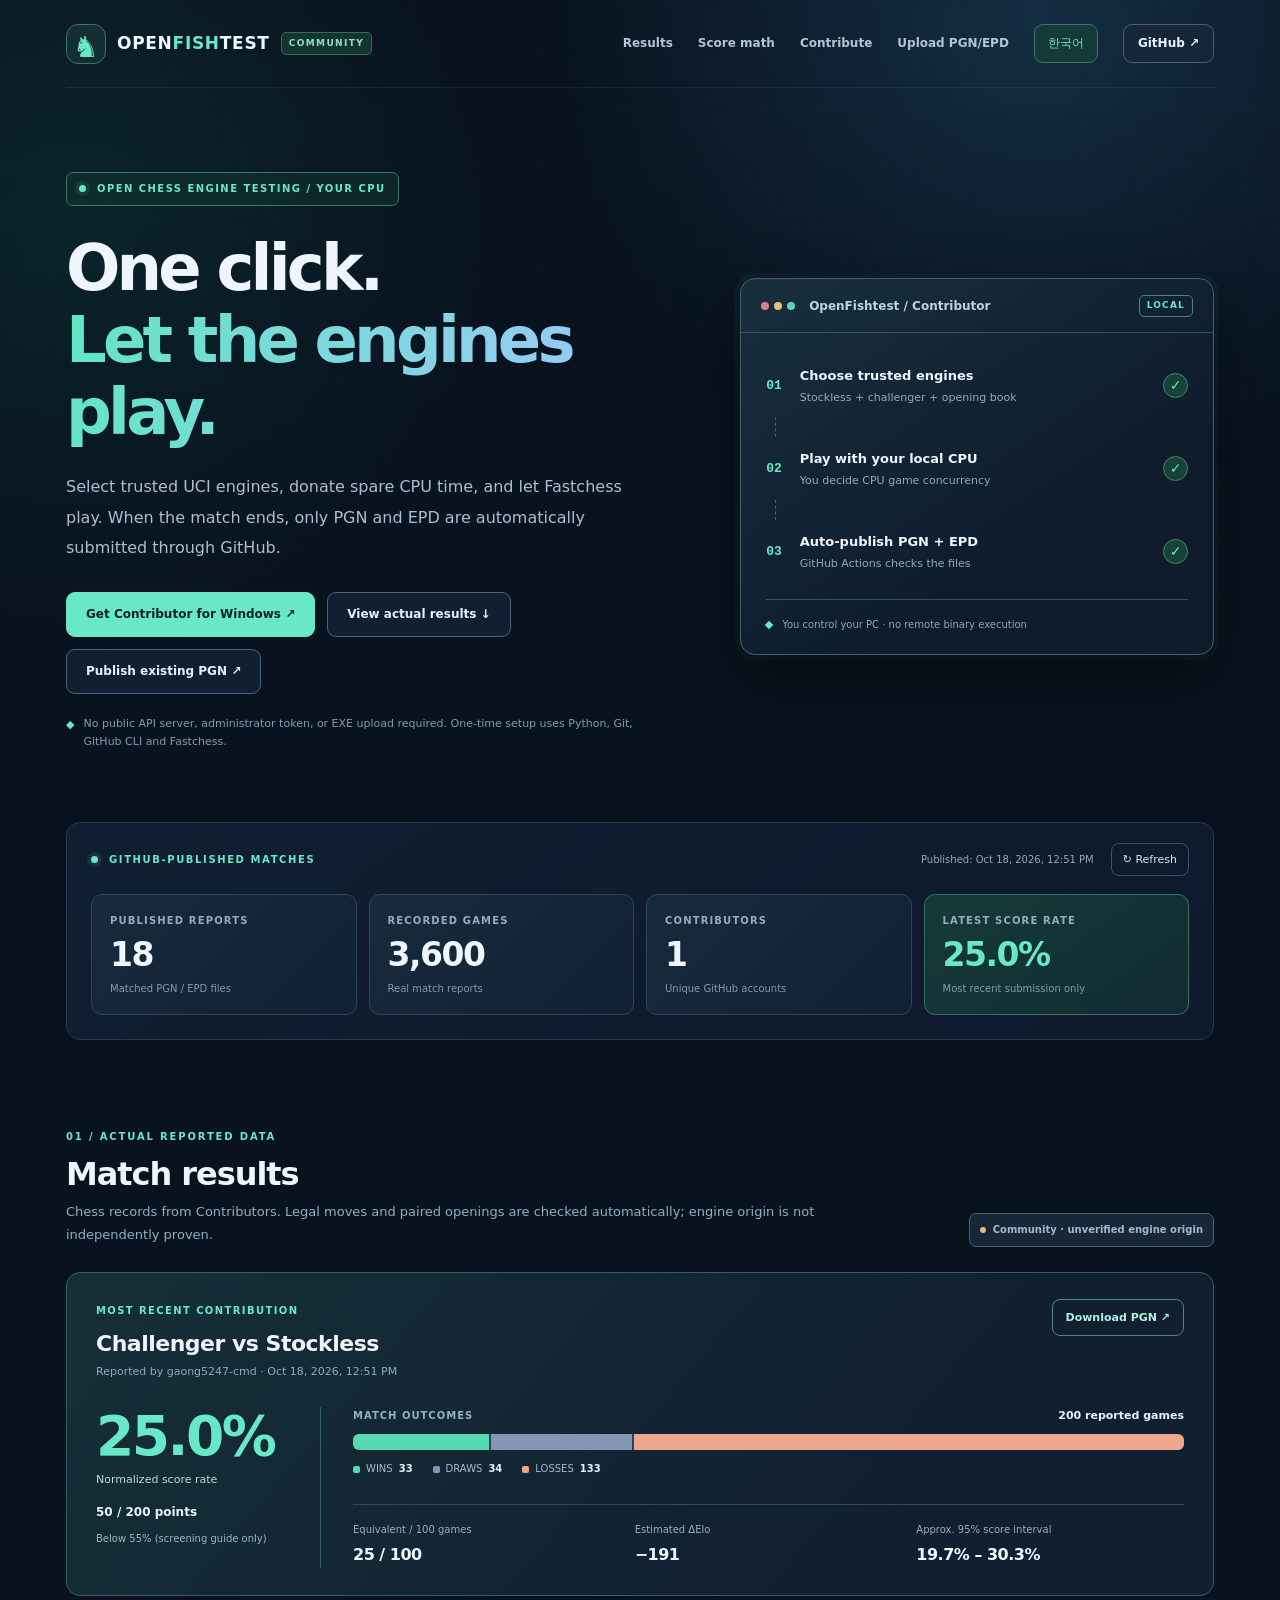
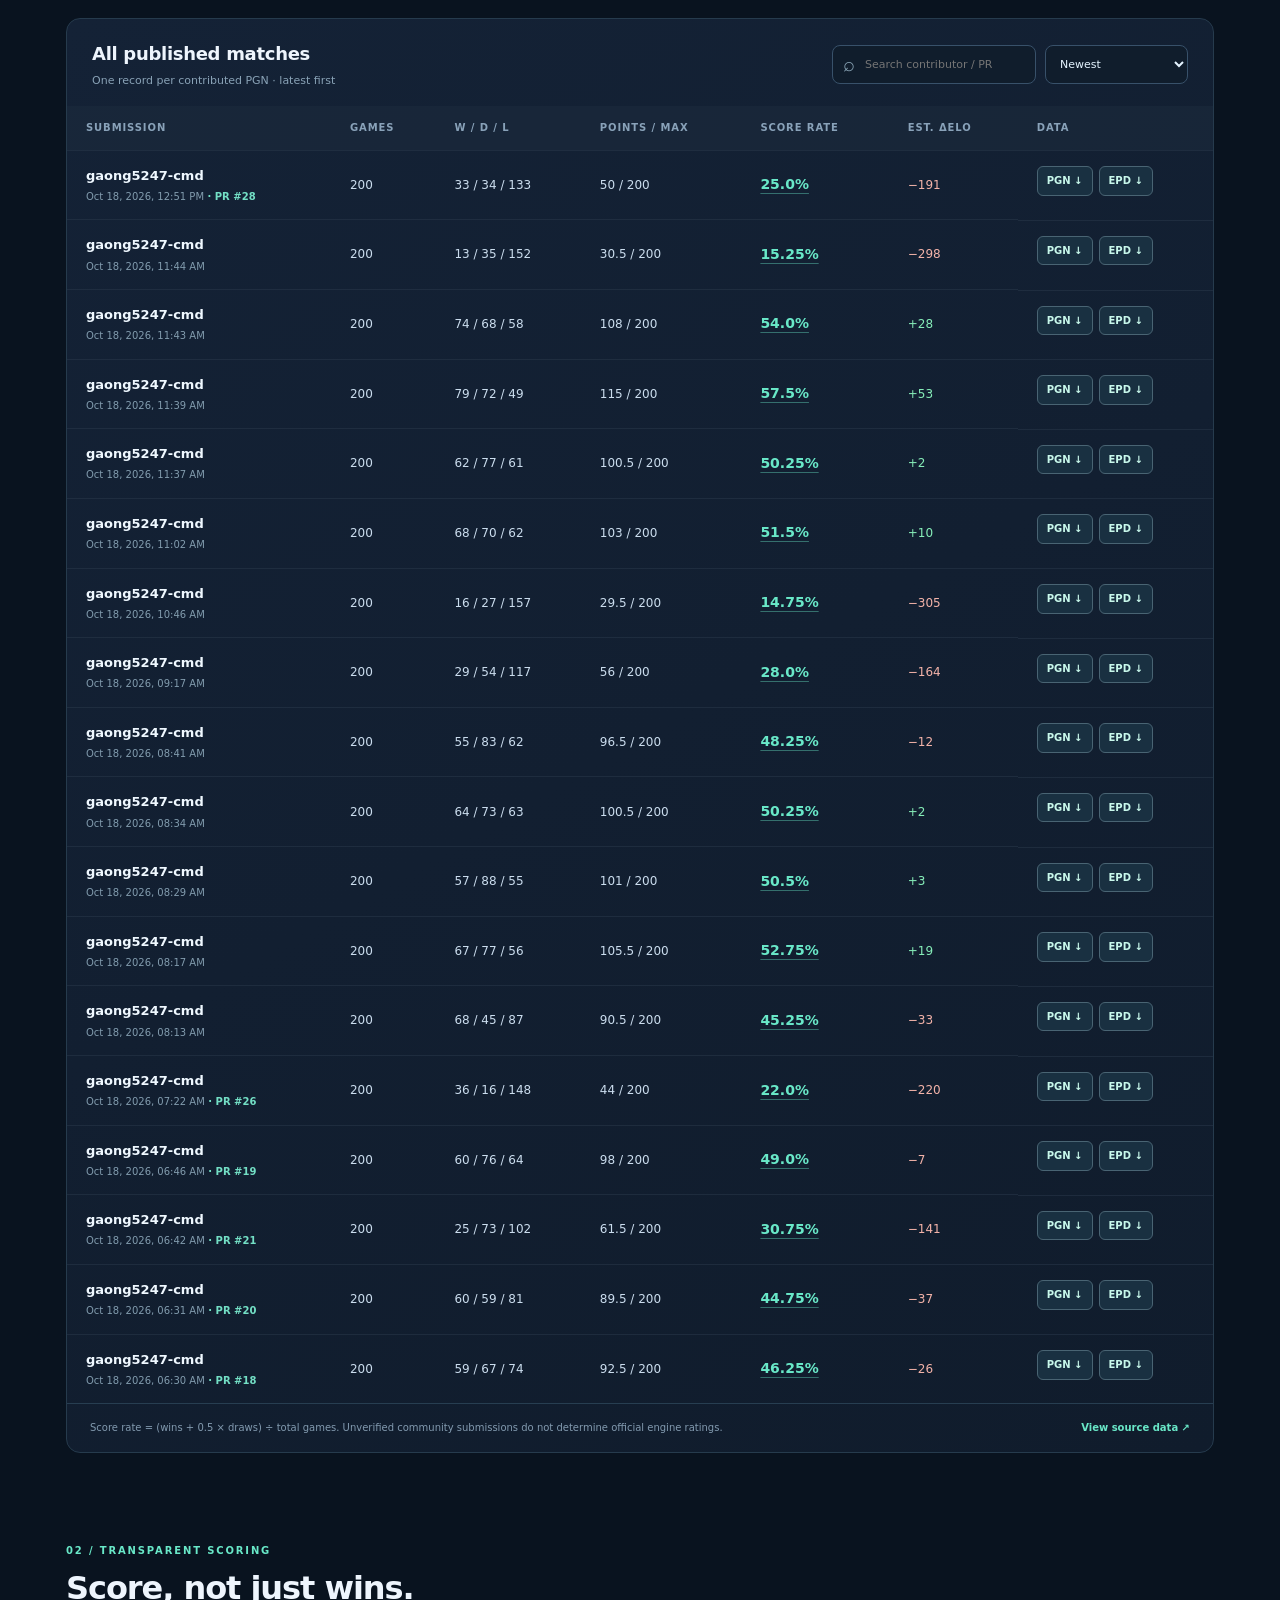
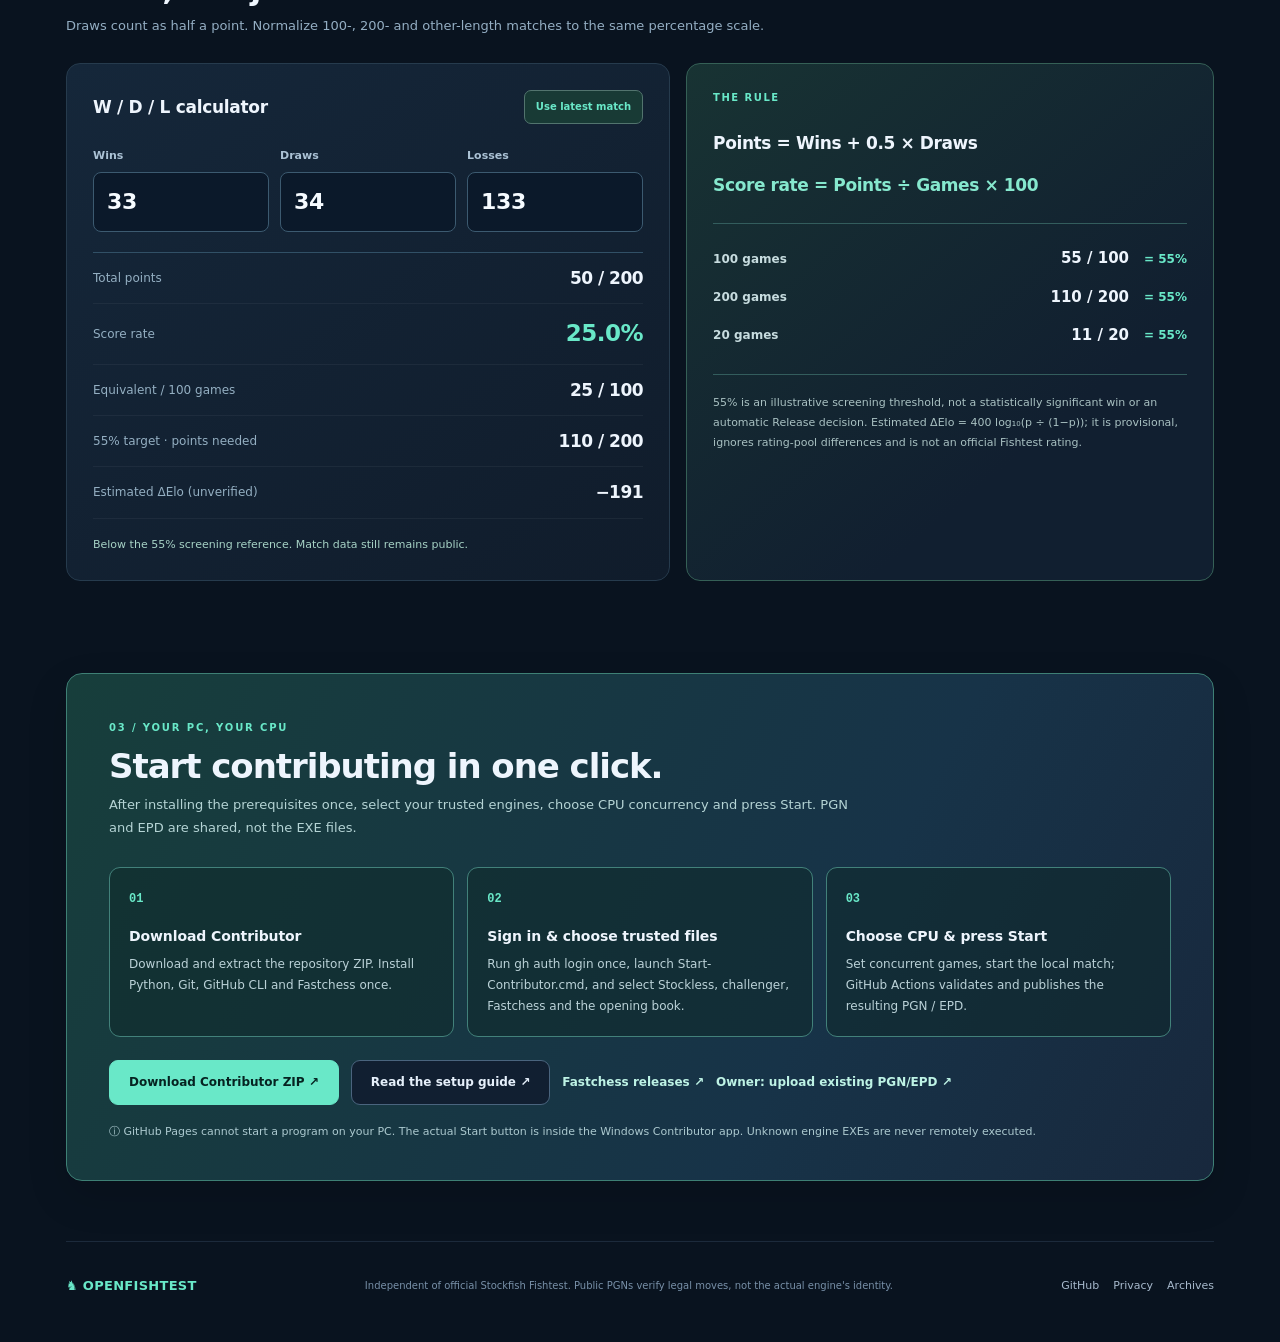
<file: docs/index.html>
<!doctype html>
<html lang="en">
<head>
  <meta charset="UTF-8">
  <meta name="viewport" content="width=device-width, initial-scale=1">
  <meta name="theme-color" content="#081321">
  <meta name="description" content="OpenFishtest: run trusted Stockless and challenger chess engines on your PC, then automatically publish real PGN and EPD with GitHub Actions.">
  <meta property="og:type" content="website">
  <meta property="og:title" content="OpenFishtest — One-click chess engine testing">
  <meta property="og:description" content="Your CPU plays the match. GitHub publishes the PGN. See correctly normalized scores for any match length.">
  <meta property="og:url" content="https://gaong5247-cmd.github.io/OpenFishtest/">
  <title>OpenFishtest — One-click Contributor</title>
  <link rel="stylesheet" href="./styles.css">
</head>
<body>
  <div class="page-shell" id="top">
    <header class="topbar">
      <a class="brand" href="#top" aria-label="OpenFishtest homepage">
        <span class="brand-icon" aria-hidden="true">♞</span>
        <span>OPEN<span class="brand-accent">FISH</span>TEST</span>
        <span class="brand-release">COMMUNITY</span>
      </a>
      <nav class="nav-links" aria-label="Main navigation">
        <a href="#community" data-i18n="nav_results">Results</a>
        <a href="#score" data-i18n="nav_score">Scoring</a>
        <a href="#contribute" data-i18n="nav_contribute">Contribute</a>
        <a href="./upload.html" data-i18n="nav_upload">Upload PGN/EPD</a>
        <button class="language-control" type="button" id="lang-switch" aria-label="Switch between English and Korean">한국어</button>
        <a class="github-nav" href="https://github.com/gaong5247-cmd/OpenFishtest" target="_blank" rel="noopener noreferrer">GitHub ↗</a>
      </nav>
    </header>

    <main>
      <section class="hero" aria-labelledby="hero-title">
        <div class="hero-content">
          <div class="eyebrow"><span class="eyebrow-dot"></span><span data-i18n="hero_eyebrow">OPEN CHESS ENGINE TESTING / LOCAL CPU</span></div>
          <h1 id="hero-title">
            <span data-i18n="hero_line1">One click.</span>
            <span class="hero-emphasis" data-i18n="hero_line2">Let the engines play.</span>
          </h1>
          <p class="hero-description" data-i18n="hero_desc">Select your trusted engines, donate spare CPU time, and let Fastchess play. When the match finishes, only PGN and EPD are automatically submitted through GitHub.</p>
          <div class="hero-buttons">
            <a class="button primary" href="https://github.com/gaong5247-cmd/OpenFishtest/archive/refs/heads/main.zip" data-i18n="hero_download">Get Contributor for Windows ↗</a>
            <a class="button secondary" href="#community" data-i18n="hero_view">View actual results ↓</a>
            <a class="button secondary" href="./upload.html" data-i18n="hero_upload">Publish existing PGN ↗</a>
          </div>
          <p class="hero-note"><span aria-hidden="true">◆</span> <span data-i18n="hero_note">No public API server, administrator token, or engine EXE upload required. First-time setup uses Python, Git, GitHub CLI and Fastchess.</span></p>
        </div>
        <div class="hero-visual" aria-label="How one-click contribution works">
          <div class="terminal-top"><span class="window-dots" aria-hidden="true"><i></i><i></i><i></i></span><span>OpenFishtest / Contributor</span><span class="terminal-version">LOCAL</span></div>
          <div class="terminal-body">
            <div class="terminal-row"><span class="terminal-number">01</span><div><strong data-i18n="terminal_one">Choose trusted engines</strong><small data-i18n="terminal_one_sub">Stockless + challenger + book</small></div><span class="terminal-check" aria-hidden="true">✓</span></div>
            <div class="terminal-line"></div>
            <div class="terminal-row"><span class="terminal-number">02</span><div><strong data-i18n="terminal_two">Run Fastchess locally</strong><small data-i18n="terminal_two_sub">CPU cores are your choice</small></div><span class="terminal-check" aria-hidden="true">✓</span></div>
            <div class="terminal-line"></div>
            <div class="terminal-row"><span class="terminal-number">03</span><div><strong data-i18n="terminal_three">Auto-publish PGN + EPD</strong><small data-i18n="terminal_three_sub">GitHub Actions checks data files</small></div><span class="terminal-check" aria-hidden="true">✓</span></div>
            <div class="terminal-footer"><span class="footer-dot"></span><span data-i18n="terminal_footer">Your PC stays in control · no remote EXE execution</span></div>
          </div>
        </div>
      </section>

      <section class="activity" aria-label="Published activity">
        <div class="activity-heading">
          <div class="activity-live"><span class="live-dot"></span><span data-i18n="activity_title">GITHUB-PUBLISHED MATCHES</span></div>
          <div class="activity-updated" id="last-updated" data-i18n="activity_loading">Checking published records…</div>
          <button type="button" id="refresh-button" class="refresh-button"><span aria-hidden="true">↻</span> <span data-i18n="activity_refresh">Refresh</span></button>
        </div>
        <div class="stat-grid">
          <article class="stat-card"><span class="stat-label" data-i18n="stat_submissions">PUBLISHED REPORTS</span><strong id="stat-submissions" class="stat-number">—</strong><span class="stat-detail" data-i18n="stat_submissions_sub">PGN / EPD pairs</span></article>
          <article class="stat-card"><span class="stat-label" data-i18n="stat_games">RECORDED GAMES</span><strong id="stat-games" class="stat-number">—</strong><span class="stat-detail" data-i18n="stat_games_sub">From reported matches</span></article>
          <article class="stat-card"><span class="stat-label" data-i18n="stat_contributors">CONTRIBUTORS</span><strong id="stat-contributors" class="stat-number">—</strong><span class="stat-detail" data-i18n="stat_contributors_sub">Unique GitHub accounts</span></article>
          <article class="stat-card latest-card"><span class="stat-label" data-i18n="stat_latest">LATEST SCORE RATE</span><strong id="stat-latest" class="stat-number">—</strong><span class="stat-detail" data-i18n="stat_latest_sub">Most recent submission only</span></article>
        </div>
      </section>

      <span id="leaderboard" class="anchor-alias" aria-hidden="true"></span>
      <span id="tests" class="anchor-alias" aria-hidden="true"></span>
      <section id="community" class="data-section" aria-labelledby="results-heading">
        <div class="section-heading">
          <div><span class="section-kicker" data-i18n="results_kicker">01 / ACTUAL REPORTED DATA</span><h2 id="results-heading" data-i18n="results_title">Match results</h2><p data-i18n="results_desc">Real PGNs submitted by Contributors. The records are automatically checked for legal moves and paired openings, not for engine identity.</p></div>
          <div class="small-chip"><span class="chip-dot"></span><span data-i18n="results_chip">Community · unverified origin</span></div>
        </div>
        <article id="featured-match" class="featured-match" hidden>
          <div class="featured-heading">
            <div>
              <span class="featured-eyebrow" data-i18n="featured_eyebrow">MOST RECENT CONTRIBUTION</span>
              <h3 id="featured-title" data-i18n="featured_match">Challenger vs Stockless</h3>
              <p id="featured-byline">—</p>
            </div>
            <a id="featured-pgn" class="link-outlined" href="#community"><span data-i18n="featured_pgn">View PGN ↗</span></a>
          </div>
          <div class="featured-content">
            <div class="featured-score">
              <div class="featured-percent" id="featured-percent">—</div>
              <span class="featured-percent-label" data-i18n="featured_percent_label">Normalized score rate</span>
              <div class="featured-points" id="featured-points">—</div>
              <div class="featured-check" id="featured-check">—</div>
            </div>
            <div class="featured-data">
              <div class="featured-data-title"><span data-i18n="featured_outcomes">MATCH OUTCOMES</span><strong id="featured-count">—</strong></div>
              <div class="outcome-track" role="img" id="outcome-track" aria-label="Wins, draws and losses">
                <span id="track-wins" class="outcome-wins"></span><span id="track-draws" class="outcome-draws"></span><span id="track-losses" class="outcome-losses"></span>
              </div>
              <div class="outcome-labels">
                <span><i class="legend-square win"></i> <span data-i18n="outcome_wins">WINS</span> <strong id="featured-wins">—</strong></span>
                <span><i class="legend-square draw"></i> <span data-i18n="outcome_draws">DRAWS</span> <strong id="featured-draws">—</strong></span>
                <span><i class="legend-square loss"></i> <span data-i18n="outcome_losses">LOSSES</span> <strong id="featured-losses">—</strong></span>
              </div>
              <div class="featured-meta">
                <div><span data-i18n="featured_normalized">Per 100 games</span><strong id="featured-per100">—</strong></div>
                <div><span data-i18n="featured_elo">Estimated ΔElo</span><strong id="featured-elo">—</strong></div>
                <div><span data-i18n="featured_ci">Approx. 95% score interval</span><strong id="featured-ci">—</strong></div>
              </div>
            </div>
          </div>
        </article>

        <div class="table-panel">
          <div class="table-panel-top">
            <div><h3 data-i18n="table_title">All published matches</h3><p data-i18n="table_note">One row per PGN submission · newest first</p></div>
            <div class="table-tools">
              <label class="search-field"><span aria-hidden="true">⌕</span><input type="search" id="result-search" data-i18n-placeholder="table_search" placeholder="Find a contributor" aria-label="Find a contributor"></label>
              <label class="sort-label"><span class="visually-hidden" data-i18n="table_sort_label">Sort matches</span><select id="result-sort" aria-label="Sort matches"><option value="recent" data-i18n="sort_newest">Newest</option><option value="score" data-i18n="sort_highest">Highest score rate</option><option value="games" data-i18n="sort_games">Most games</option></select></label>
            </div>
          </div>
          <div class="table-scroll">
            <table>
              <thead><tr>
                <th data-i18n="th_match">SUBMISSION</th>
                <th data-i18n="th_games">GAMES</th>
                <th data-i18n="th_wdl">W / D / L</th>
                <th data-i18n="th_points">POINTS / MAX</th>
                <th data-i18n="th_rate">SCORE RATE</th>
                <th data-i18n="th_elo">EST. ΔELO</th>
                <th data-i18n="th_files">DATA</th>
              </tr></thead>
              <tbody id="results-rows"><tr><td class="empty-row" colspan="7" data-i18n="table_loading">Loading actual GitHub records…</td></tr></tbody>
            </table>
          </div>
          <div class="table-panel-bottom"><span data-i18n="table_footer">Score rate is calculated from W + 0.5 × D, divided by total games. Unverified records are not official engine rankings.</span><a href="https://github.com/gaong5247-cmd/OpenFishtest/tree/main/docs/data/community" target="_blank" rel="noopener noreferrer" data-i18n="view_data">View source data ↗</a></div>
        </div>
      </section>

      <section id="score" class="score-section" aria-labelledby="score-heading">
        <div class="section-heading">
          <div><span class="section-kicker" data-i18n="score_kicker">02 / TRANSPARENT SCORING</span><h2 id="score-heading" data-i18n="score_title">Score, not just wins.</h2><p data-i18n="score_desc">Draws are half a point. Compare 100-game and 200-game matches using the same normalized percentage.</p></div>
        </div>
        <div class="score-grid">
          <article class="calculator-card">
            <div class="calc-header"><h3 data-i18n="calc_title">W / D / L calculator</h3><button id="reset-calculator" type="button" data-i18n="calc_reset">Use latest match</button></div>
            <div class="calc-inputs">
              <label><span data-i18n="calc_win">Wins</span><input id="calc-wins" type="number" min="0" step="1" max="1000000" placeholder="0" value="" inputmode="numeric"></label>
              <label><span data-i18n="calc_draw">Draws</span><input id="calc-draws" type="number" min="0" step="1" max="1000000" placeholder="0" value="" inputmode="numeric"></label>
              <label><span data-i18n="calc_loss">Losses</span><input id="calc-losses" type="number" min="0" step="1" max="1000000" placeholder="0" value="" inputmode="numeric"></label>
            </div>
            <p id="calc-error" class="calc-error" role="status" aria-live="polite" hidden></p>
            <div class="calc-answer">
              <div><span data-i18n="calc_points">Total points</span><strong id="calc-points">—</strong></div>
              <div><span data-i18n="calc_rate">Score rate</span><strong id="calc-rate">—</strong></div>
              <div><span data-i18n="calc_per100">Equivalent / 100 games</span><strong id="calc-per100">—</strong></div>
              <div><span data-i18n="calc_target">55% target · points needed</span><strong id="calc-target">—</strong></div>
              <div><span data-i18n="calc_elo">Estimated ΔElo (unverified)</span><strong id="calc-elo">—</strong></div>
            </div>
            <p id="calc-verdict" class="calc-verdict" aria-live="polite">—</p>
          </article>
          <article class="explainer-card">
            <div class="explainer-label" data-i18n="formula_label">THE RULE</div>
            <div class="math-formula"><span data-i18n="formula_points">Points = Wins + 0.5 × Draws</span><span data-i18n="formula_pct">Rate = Points ÷ Games × 100</span></div>
            <div class="math-divider"></div>
            <div class="example-list">
              <div><strong data-i18n="example_100">100 games</strong><span>55 / 100</span><em>= 55%</em></div>
              <div><strong data-i18n="example_200">200 games</strong><span>110 / 200</span><em>= 55%</em></div>
              <div><strong data-i18n="example_20">20 games</strong><span>11 / 20</span><em>= 55%</em></div>
            </div>
            <p class="explainer-important" data-i18n="score_warning">55% is only an illustrative screening threshold, not a statistically validated pass or a Release decision. Estimated ΔElo uses 400 log₁₀(p ÷ (1-p)) and is not a certified rating.</p>
          </article>
        </div>
      </section>

      <span id="arena" class="anchor-alias" aria-hidden="true"></span>
      <span id="workers" class="anchor-alias" aria-hidden="true"></span>
      <section id="contribute" class="contribute-section" aria-labelledby="contribute-heading">
        <div class="contribute-inner">
          <div class="contribute-heading"><span class="section-kicker" data-i18n="contribute_kicker">03 / YOUR PC, YOUR CPU</span><h2 id="contribute-heading" data-i18n="contribute_title">Start contributing in one click.</h2><p data-i18n="contribute_desc">After the initial setup, you control the CPU slider and press Start. Your engines run locally; only the chess records are shared.</p></div>
          <div class="setup-steps">
            <article><span class="step-no">01</span><h3 data-i18n="step_one">Download the Contributor</h3><p data-i18n="step_one_desc">Get the repository ZIP, unzip it, and install Python, Git, GitHub CLI and Fastchess once.</p></article>
            <article><span class="step-no">02</span><h3 data-i18n="step_two">Sign in and select files</h3><p data-i18n="step_two_desc">Run gh auth login once. Open Start-Contributor.cmd and select trusted Stockless, challenger, Fastchess and PGN/EPD.</p></article>
            <article><span class="step-no">03</span><h3 data-i18n="step_three">Set CPU and press Start</h3><p data-i18n="step_three_desc">Choose concurrent games; after the real match, GitHub Actions checks PGN + EPD and publishes them automatically.</p></article>
          </div>
          <div class="contribute-actions">
            <a class="button primary" href="https://github.com/gaong5247-cmd/OpenFishtest/archive/refs/heads/main.zip" data-i18n="contribute_download">Download Contributor ZIP ↗</a>
            <a class="button secondary" href="https://github.com/gaong5247-cmd/OpenFishtest/blob/main/docs/COMMUNITY_AUTO_PUBLISH.md" target="_blank" rel="noopener noreferrer" data-i18n="contribute_guide">Read setup guide ↗</a>
            <a class="text-link" href="https://github.com/Disservin/fastchess/releases" target="_blank" rel="noopener noreferrer" data-i18n="contribute_fastchess">Fastchess releases ↗</a>
            <a class="text-link" href="./upload.html" data-i18n="contribute_upload">Owner: upload existing PGN/EPD ↗</a>
          </div>
          <div class="contribute-note"><span aria-hidden="true">ⓘ</span> <span data-i18n="contribute_note">GitHub Pages cannot launch programs on your PC. The Start button belongs to the Windows Contributor app; it never downloads or executes unknown engines automatically.</span></div>
        </div>
      </section>
    </main>

    <footer class="footer">
      <a class="footer-brand" href="#top">♞ OPENFISHTEST</a>
      <span data-i18n="footer_notice">Independent from official Stockfish Fishtest. Community PGNs verify legal moves, not real engine identity.</span>
      <div class="footer-links"><a href="https://github.com/gaong5247-cmd/OpenFishtest" target="_blank" rel="noopener noreferrer">GitHub</a><a href="./privacy.html" data-i18n="footer_privacy">Privacy</a><a href="https://github.com/gaong5247-cmd/OpenFishtest/releases" target="_blank" rel="noopener noreferrer" data-i18n="footer_releases">Archives</a></div>
    </footer>
  </div>

  <script src="./i18n.js" defer></script>
  <script src="./score.js" defer></script>
  <script src="./app.js" defer></script>
</body>
</html>
</file>
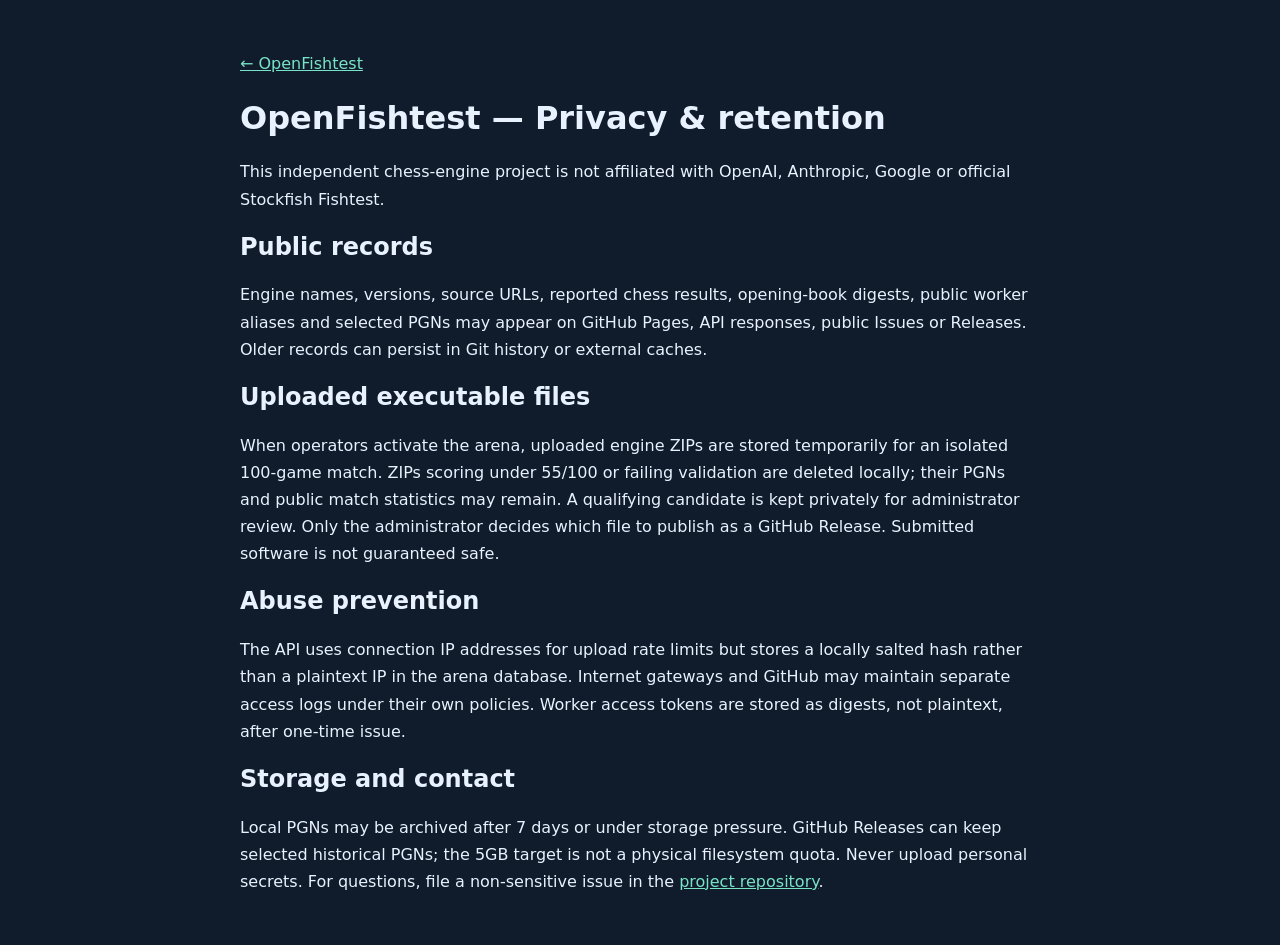
<file: docs/privacy.html>
<!doctype html>
<html lang="en"><head><meta charset="utf-8"><meta name="viewport" content="width=device-width, initial-scale=1">
<title>OpenFishtest privacy and retention</title>
<style>body{font:16px/1.7 system-ui,-apple-system,sans-serif;background:#101b2b;color:#e8f2ff;max-width:800px;margin:50px auto;padding:0 20px}a{color:#78e4c7}h1,h2{line-height:1.2}</style></head>
<body><p><a href="./">← OpenFishtest</a></p><h1>OpenFishtest — Privacy &amp; retention</h1>
<p>This independent chess-engine project is not affiliated with OpenAI, Anthropic, Google or official Stockfish Fishtest.</p>
<h2>Public records</h2><p>Engine names, versions, source URLs, reported chess results,
opening-book digests, public worker aliases and selected PGNs may appear on GitHub
Pages, API responses, public Issues or Releases. Older records can persist in
Git history or external caches.</p>
<h2>Uploaded executable files</h2><p>When operators activate the arena, uploaded
engine ZIPs are stored temporarily for an isolated 100-game match. ZIPs scoring
under 55/100 or failing validation are deleted locally; their PGNs and public
match statistics may remain. A qualifying candidate is kept privately for
administrator review. Only the administrator decides which file to publish
as a GitHub Release. Submitted software is not guaranteed safe.</p>
<h2>Abuse prevention</h2><p>The API uses connection IP addresses for upload
rate limits but stores a locally salted hash rather than a plaintext IP in
the arena database. Internet gateways and GitHub may maintain separate access
logs under their own policies. Worker access tokens are stored as digests,
not plaintext, after one-time issue.</p>
<h2>Storage and contact</h2><p>Local PGNs may be archived after 7 days or
under storage pressure. GitHub Releases can keep selected historical PGNs;
the 5GB target is not a physical filesystem quota. Never upload personal
secrets. For questions, file a non-sensitive issue in the
<a href="https://github.com/gaong5247-cmd/OpenFishtest/issues">project repository</a>.</p>
</body></html>
</file>
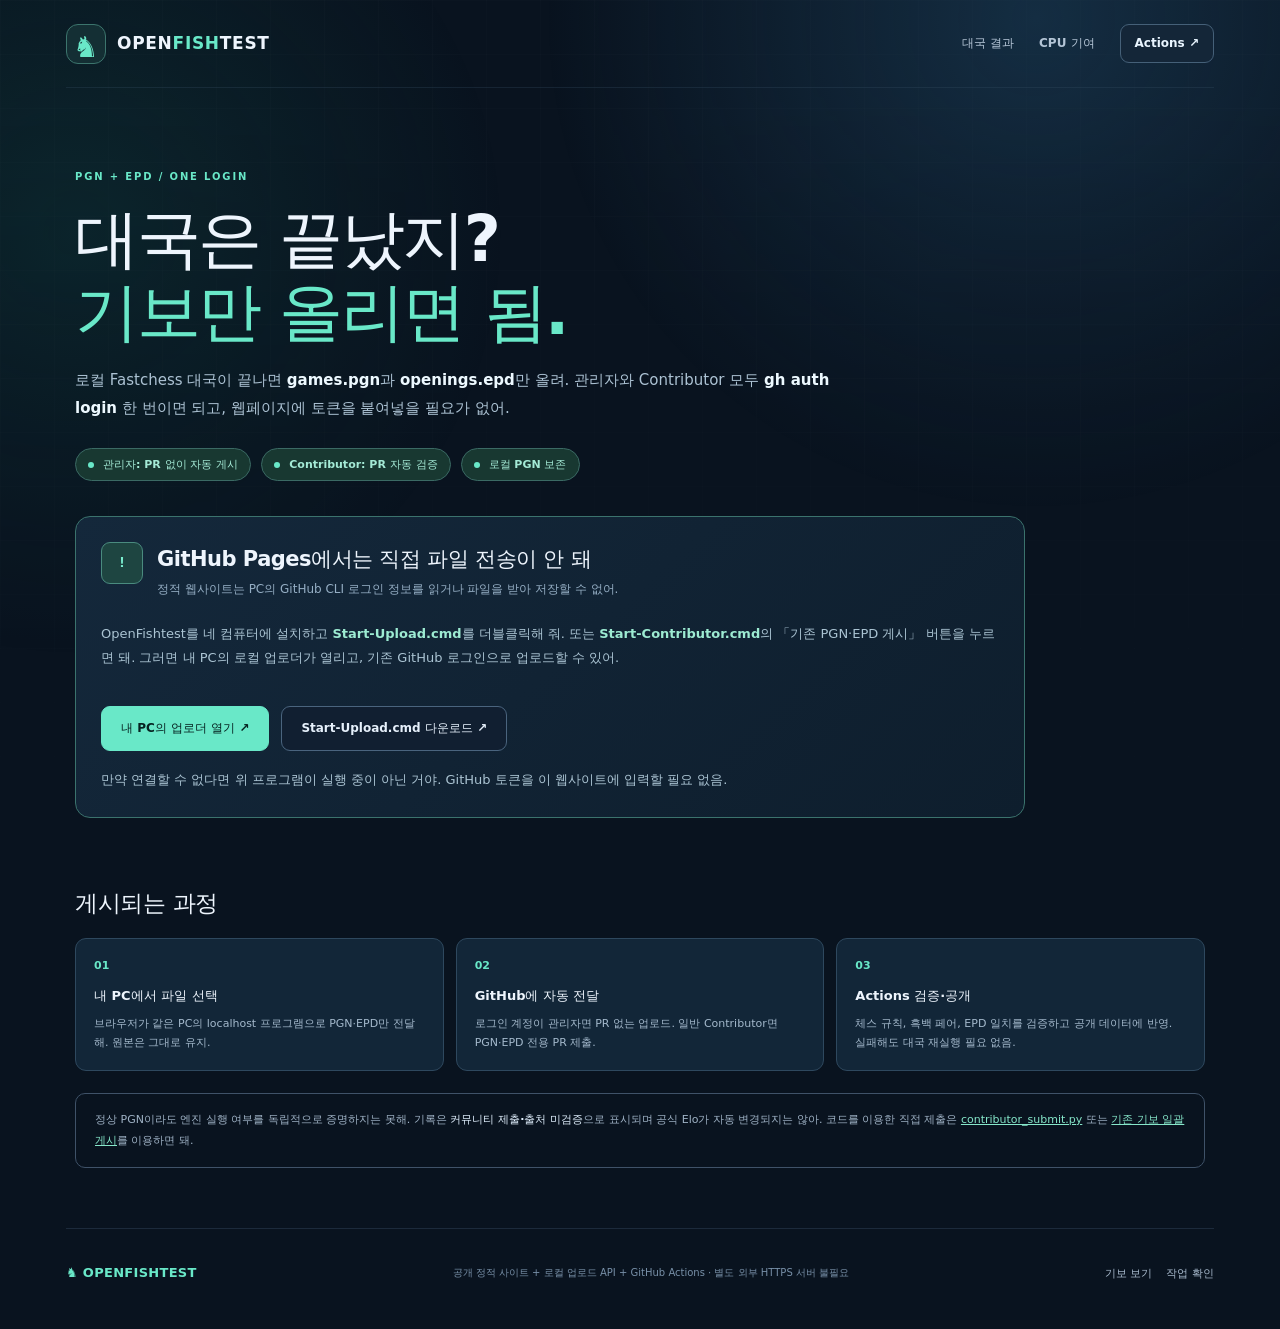
<file: docs/upload.html>
<!doctype html>
<html lang="ko">
<head>
  <meta charset="UTF-8">
  <meta name="viewport" content="width=device-width, initial-scale=1">
  <meta name="referrer" content="no-referrer">
  <meta name="theme-color" content="#081321">
  <meta http-equiv="Content-Security-Policy" content="default-src 'none'; script-src 'self'; style-src 'self'; connect-src 'self'; img-src 'self' data:; base-uri 'none'; form-action 'none'; object-src 'none'">
  <meta name="description" content="OpenFishtest: gh auth login으로 기존 PGN·EPD를 토큰 입력 없이 게시하는 로컬 업로더.">
  <title>PGN·EPD 업로드 — OpenFishtest</title>
  <link rel="stylesheet" href="./styles.css">
  <link rel="stylesheet" href="./upload.css">
</head>
<body>
  <div class="page-shell">
    <header class="topbar">
      <a class="brand" href="https://gaong5247-cmd.github.io/OpenFishtest/#top">
        <span class="brand-icon" aria-hidden="true">♞</span>
        <span>OPEN<span class="brand-accent">FISH</span>TEST</span>
      </a>
      <nav class="nav-links" aria-label="메뉴">
        <a href="https://gaong5247-cmd.github.io/OpenFishtest/#community">대국 결과</a>
        <a href="https://gaong5247-cmd.github.io/OpenFishtest/#contribute">CPU 기여</a>
        <a class="github-nav" href="https://github.com/gaong5247-cmd/OpenFishtest/actions" target="_blank" rel="noopener noreferrer">Actions ↗</a>
      </nav>
    </header>
    <main class="upload-main">
      <div class="upload-top">
        <span class="section-kicker">PGN + EPD / ONE LOGIN</span>
        <h1>대국은 끝났지?<span>기보만 올리면 됨.</span></h1>
        <p>로컬 Fastchess 대국이 끝나면 <strong>games.pgn</strong>과 <strong>openings.epd</strong>만 올려. 관리자와 Contributor 모두 <strong>gh auth login</strong> 한 번이면 되고, 웹페이지에 토큰을 붙여넣을 필요가 없어.</p>
        <div class="upload-pills">
          <span><i class="pill-dot"></i> 관리자: PR 없이 자동 게시</span>
          <span><i class="pill-dot"></i> Contributor: PR 자동 검증</span>
          <span><i class="pill-dot"></i> 로컬 PGN 보존</span>
        </div>
      </div>

      <section id="static-notice" class="upload-panel bridge-notice" hidden>
        <div class="panel-heading"><span class="panel-step">!</span>
          <div><h2>GitHub Pages에서는 직접 파일 전송이 안 돼</h2>
            <p>정적 웹사이트는 PC의 GitHub CLI 로그인 정보를 읽거나 파일을 받아 저장할 수 없어.</p>
          </div>
        </div>
        <p>OpenFishtest를 네 컴퓨터에 설치하고 <strong>Start-Upload.cmd</strong>를 더블클릭해 줘. 또는 <strong>Start-Contributor.cmd</strong>의 「기존 PGN·EPD 게시」 버튼을 누르면 돼. 그러면 내 PC의 로컬 업로더가 열리고, 기존 GitHub 로그인으로 업로드할 수 있어.</p>
        <div class="hero-buttons">
          <a id="launch-local" class="button primary" href="http://127.0.0.1:8765/upload.html">내 PC의 업로더 열기 ↗</a>
          <a class="button secondary" href="https://github.com/gaong5247-cmd/OpenFishtest/archive/refs/heads/main.zip">Start-Upload.cmd 다운로드 ↗</a>
        </div>
        <p class="size-note">만약 연결할 수 없다면 위 프로그램이 실행 중이 아닌 거야. GitHub 토큰을 이 웹사이트에 입력할 필요 없음.</p>
      </section>

      <div id="local-interface" hidden>
        <div class="upload-grid">
          <section class="upload-panel" aria-labelledby="file-heading">
            <div class="panel-heading"><span class="panel-step">01</span>
              <div><h2 id="file-heading">기존 파일 선택</h2><p>대국이 끝난 폴더의 기보와 정규화된 오프닝북을 선택.</p></div>
            </div>
            <div id="pgn-drop" class="upload-drop" role="button" tabindex="0" aria-label="PGN 파일 선택">
              <div class="drop-glyph" aria-hidden="true">♞</div>
              <strong>games.pgn</strong>
              <span>클릭 또는 드래그하여 PGN 선택</span>
              <small id="pgn-name">최대 2,000,000바이트</small>
            </div>
            <input id="pgn-file" type="file" accept=".pgn,application/x-chess-pgn" hidden>
            <div id="epd-drop" class="upload-drop upload-drop-epd" role="button" tabindex="0" aria-label="EPD 파일 선택">
              <div class="drop-glyph" aria-hidden="true">♙</div>
              <strong>openings.epd</strong>
              <span>클릭 또는 드래그하여 EPD 선택</span>
              <small id="epd-name">최대 512KiB</small>
            </div>
            <input id="epd-file" type="file" accept=".epd,text/plain" hidden>
            <p class="size-note">큰 원본 200MiB 북이 아니라, Contributor가 대국에 사용한 <strong>openings.epd</strong>를 올려야 해. PGN 2MB·EPD 512KiB 제한은 기존 공개 방식과 동일해.</p>
          </section>
          <section class="upload-panel" aria-labelledby="auth-heading">
            <div class="panel-heading"><span class="panel-step">02</span>
              <div><h2 id="auth-heading">GitHub 로그인 확인</h2><p>별도 관리자 토큰이나 PAT 재입력 필요 없음.</p></div>
            </div>
            <div class="auth-warning">
              <strong>로그인 구분 자동화</strong>
              <p><strong>gaong5247-cmd 관리자</strong>는 PR 없이 안전한 데이터 전용 임시 브랜치로 게시, <strong>일반 Contributor</strong>는 자신의 GitHub 계정으로 PR 자동 제출. 둘 다 Python 프로그램이 로컬에 있는 <code>gh auth login</code>만 사용해.</p>
              <p>토큰은 로컬 Python 프로세스 안에서만 GitHub API 요청에 사용돼. 브라우저 스크립트나 github.io 서버로는 전달하지 않아.</p>
            </div>
            <div class="bridge-auth-line">
              <div class="auth-status" role="status" id="auth-status" aria-live="polite">로컬 GitHub 계정 확인 중…</div>
              <button id="refresh-auth" type="button" class="token-check">로그인 새로고침</button>
            </div>
            <div class="bridge-role" id="role-mode" aria-live="polite">—</div>
            <p class="token-safety">처음 사용하는 PC에서는 PowerShell에서 <code>gh auth login</code>을 한 번 실행해 줘. 인증 정보는 GitHub CLI가 관리하고, 이 페이지는 로그인 계정 이름만 표시해.</p>
            <div class="publish-ready">
              <label class="agree-control"><input id="publish-consent" type="checkbox"><span>기보와 오프닝북에 개인정보·비밀 토큰이 없고 GitHub에서 공개된다는 점을 확인했어.</span></label>
              <button class="button primary publish-button" id="publish-button" type="button" disabled>PGN·EPD 자동 게시 시작 ↗</button>
              <div id="upload-progress" class="upload-progress" role="status" aria-live="polite">기보 선택과 GitHub 로그인을 확인해 줘.</div>
            </div>
          </section>
        </div>
      </div>

      <section class="upload-info">
        <h2>게시되는 과정</h2>
        <div class="upload-steps">
          <article><span>01</span><strong>내 PC에서 파일 선택</strong><p>브라우저가 같은 PC의 localhost 프로그램으로 PGN·EPD만 전달해. 원본은 그대로 유지.</p></article>
          <article><span>02</span><strong>GitHub에 자동 전달</strong><p>로그인 계정이 관리자면 PR 없는 업로드. 일반 Contributor면 PGN·EPD 전용 PR 제출.</p></article>
          <article><span>03</span><strong>Actions 검증·공개</strong><p>체스 규칙, 흑백 페어, EPD 일치를 검증하고 공개 데이터에 반영. 실패해도 대국 재실행 필요 없음.</p></article>
        </div>
        <div class="upload-disclaimer">
          정상 PGN이라도 엔진 실행 여부를 독립적으로 증명하지는 못해. 기록은 <strong>커뮤니티 제출·출처 미검증</strong>으로 표시되며 공식 Elo가 자동 변경되지는 않아.
          코드를 이용한 직접 제출은 <a href="https://github.com/gaong5247-cmd/OpenFishtest/blob/main/contributor_submit.py" target="_blank" rel="noopener noreferrer">contributor_submit.py</a> 또는 <a href="https://github.com/gaong5247-cmd/OpenFishtest/blob/main/contributor_backfill.py" target="_blank" rel="noopener noreferrer">기존 기보 일괄 게시</a>를 이용하면 돼.
        </div>
      </section>
    </main>
    <footer class="footer">
      <a class="footer-brand" href="https://gaong5247-cmd.github.io/OpenFishtest/">♞ OPENFISHTEST</a>
      <span>공개 정적 사이트 + 로컬 업로드 API + GitHub Actions · 별도 외부 HTTPS 서버 불필요</span>
      <div class="footer-links">
        <a href="https://gaong5247-cmd.github.io/OpenFishtest/#community">기보 보기</a>
        <a href="https://github.com/gaong5247-cmd/OpenFishtest/actions" target="_blank" rel="noopener noreferrer">작업 확인</a>
      </div>
    </footer>
  </div>
  <script src="./upload.js" defer></script>
</body>
</html>
</file>
<file: docs/styles.css>
/* OpenFishtest one-click community dashboard: clean static GitHub Pages UI. */
:root{
  color-scheme:dark;
  --bg:#09131f;--panel:#101e2e;--panel2:#142536;
  --panel3:#192d40;--stroke:#263b4d;--stroke-lite:#203245;
  --text:#eef5fd;--muted:#97adbf;--muted2:#71899e;
  --mint:#69e8c8;--mint2:#b2f8dc;--blue:#8eafff;
  --gold:#ffcc82;--red:#fa9f9b;
  font-family:Inter,Pretendard,"Noto Sans KR",-apple-system,BlinkMacSystemFont,
  "Segoe UI",ui-sans-serif,system-ui,sans-serif;
  font-synthesis:none;
  text-rendering:optimizeLegibility;
}
*{box-sizing:border-box}
html{scroll-behavior:smooth;scroll-padding-top:34px}
body{margin:0;min-width:320px;background:var(--bg);color:var(--text);font-size:14px;line-height:1.55}
body::before{content:"";position:fixed;z-index:-2;inset:0;pointer-events:none;background:
 radial-gradient(circle at 81% 2%,#20486680,transparent 36%),
 radial-gradient(circle at 6% 26%,#12504b52,transparent 31%),
 linear-gradient(#ffffff03 1px,transparent 1px),linear-gradient(90deg,#ffffff03 1px,transparent 1px);
 background-size:auto,auto,54px 54px,54px 54px;
 mask-image:linear-gradient(to bottom,black 10%,#0009 64%,transparent 99%)}
a{color:inherit;text-decoration:none}
a:hover{color:var(--mint)}
button,input,select{font:inherit}
button{cursor:pointer}
button:disabled{opacity:.4;cursor:default}
a:focus-visible,button:focus-visible,input:focus-visible,select:focus-visible{outline:2px solid var(--mint);outline-offset:3px}
h1,h2,h3,p{margin-top:0}
.page-shell{max-width:1210px;margin:auto;padding:0 31px}
.anchor-alias{display:block;position:relative;top:-40px;height:0}
.visually-hidden{position:absolute!important;width:1px;height:1px;padding:0;margin:-1px;overflow:hidden;clip:rect(0,0,0,0);white-space:nowrap;border:0}
.topbar{height:88px;display:flex;align-items:center;justify-content:space-between;gap:25px;border-bottom:1px solid #39516848}
.brand{font-weight:850;letter-spacing:.7px;font-size:17px;display:inline-flex;gap:11px;align-items:center;white-space:nowrap}
.brand:hover{color:var(--text)}
.brand-icon{display:grid;place-items:center;width:40px;height:40px;color:var(--mint);font-size:29px;background:#142f34;border:1px solid #3c756d;border-radius:12px}
.brand-accent{color:var(--mint)}
.brand-release{border:1px solid #336b63;background:#14342f;color:#8de3ca;font-size:9px;font-weight:800;letter-spacing:1.4px;border-radius:5px;padding:4px 7px}
.nav-links{display:flex;align-items:center;gap:25px;font-size:12px;color:#b4c5d6;font-weight:660}
.nav-links>a:not(.github-nav):hover{color:#fff}
.github-nav{border:1px solid #456078;border-radius:9px;padding:9px 14px;color:#e9f5ff!important;background:#142638}
.github-nav:hover{border-color:var(--mint)}
.language-control{background:#163a37;border:1px solid #3d756d;border-radius:9px;color:var(--mint);padding:9px 13px;font-size:12px;font-weight:760}
.language-control:hover{background:#1d4c45}
.hero{display:grid;grid-template-columns:minmax(0,1.08fr) minmax(370px,.82fr);gap:50px;align-items:center;padding:84px 0 70px}
.hero-content{min-width:0}
.eyebrow{display:inline-flex;align-items:center;gap:11px;padding:8px 12px;border:1px solid #3c786a;background:#12332f99;border-radius:7px;color:var(--mint);letter-spacing:1.45px;font-size:10px;font-weight:850}
.eyebrow-dot,.live-dot{width:7px;height:7px;flex:none;border-radius:50%;background:var(--mint);box-shadow:0 0 0 4px #69e8c818}
.hero h1{font-size:clamp(48px,5vw,76px);letter-spacing:-3.8px;line-height:1.13;margin:26px 0 24px;font-weight:830}
.hero h1 span{display:block}
.hero-emphasis{background:linear-gradient(100deg,#62e6c3,#a1c5ff);color:transparent;background-clip:text}
.hero-description{max-width:570px;color:#adbed2;line-height:1.9;font-size:16px}
.hero-buttons,.contribute-actions{display:flex;gap:12px;flex-wrap:wrap;margin-top:28px;align-items:center}
.button{min-height:45px;display:inline-flex;align-items:center;justify-content:center;border-radius:9px;padding:12px 19px;font-size:12px;font-weight:820;transition:transform .15s,background .15s}
.button:hover{transform:translateY(-2px)}
.button.primary{color:#062321;background:var(--mint);border:1px solid var(--mint)}
.button.primary:hover{color:#062321;background:#a0f9dc}
.button.secondary{background:#111f31;border:1px solid #4a647e;color:#e6f0fb}
.button.secondary:hover{color:var(--mint);border-color:var(--mint)}
.hero-note{display:flex;gap:9px;align-items:flex-start;max-width:570px;margin:21px 0 0;color:#829ab1;font-size:11px;line-height:1.7}
.hero-note span:first-child{color:var(--mint);margin-top:1px}
.hero-visual{background:linear-gradient(146deg,#182f3e,#0e1c2c 67%);border:1px solid #426173;border-radius:15px;box-shadow:0 25px 65px #0007,0 0 0 5px #214c4730;overflow:hidden;transform:translateY(5px)}
.terminal-top{height:54px;display:flex;align-items:center;gap:14px;padding:0 20px;border-bottom:1px solid #355063;color:#bbd5e1;font-size:12px;font-weight:750}
.window-dots{display:flex;gap:5px}
.window-dots i{height:8px;width:8px;border-radius:50%;background:#a4b5c4}
.window-dots i:first-child{background:#df807f}
.window-dots i:nth-child(2){background:#e2c079}
.window-dots i:nth-child(3){background:#65d3b0}
.terminal-version{margin-left:auto;font-size:9px;letter-spacing:1.2px;border:1px solid #4c8578;color:var(--mint);border-radius:5px;padding:3px 7px}
.terminal-body{padding:21px 25px}
.terminal-row{display:flex;align-items:center;gap:18px;min-height:63px}
.terminal-number{font-family:ui-monospace,SFMono-Regular,Consolas,monospace;font-size:13px;color:var(--mint);font-weight:750}
.terminal-row>div{display:flex;flex-direction:column;gap:2px;flex:1}
.terminal-row strong{font-size:13px;font-weight:780}
.terminal-row small{color:#91a9bf;font-size:11px}
.terminal-check{border-radius:50%;display:grid;place-items:center;border:1px solid #408476;background:#174337;width:25px;height:25px;color:var(--mint)}
.terminal-line{margin-left:9px;height:20px;border-left:1px dashed #367365}
.terminal-footer{border-top:1px solid #355064;display:flex;align-items:center;gap:10px;color:#8ba9b4;font-size:10px;line-height:1.6;margin-top:16px;padding-top:17px}
.footer-dot{width:6px;height:6px;background:var(--mint);transform:rotate(45deg)}
.activity{border:1px solid var(--stroke);background:linear-gradient(145deg,#122236c9,#0e1a2c);border-radius:14px;padding:20px 24px 24px;box-shadow:0 7px 26px #0001}
.activity-heading{display:flex;align-items:center;gap:17px;color:#91aabe;margin-bottom:18px}
.activity-live{display:inline-flex;align-items:center;gap:11px;color:var(--mint);font-size:10px;font-weight:850;letter-spacing:1.6px;white-space:nowrap}
.activity-updated{font-size:10px;margin-left:auto;text-align:right}
.refresh-button{background:transparent;color:#d7eaf9;border:1px solid #35526a;border-radius:8px;padding:7px 11px;font-size:11px;white-space:nowrap}
.refresh-button:hover{background:#1e3749;border-color:#68d8bd}
.stat-grid{display:grid;grid-template-columns:repeat(4,minmax(0,1fr));gap:12px}
.stat-card{padding:18px;background:linear-gradient(135deg,#172a3c,#112134);border:1px solid #2c455b;border-radius:11px;min-height:121px;display:flex;flex-direction:column;justify-content:space-between;gap:2px}
.stat-label{font-size:10px;font-weight:840;letter-spacing:1.15px;color:#94abc1}
.stat-number{font-size:33px;letter-spacing:-1.5px;font-variant-numeric:tabular-nums;line-height:1.15}
.stat-detail{font-size:10px;color:#819bb0}
.latest-card{background:linear-gradient(145deg,#153a39,#112b32);border-color:#327263}
.latest-card .stat-number{color:var(--mint)}
.section-heading{display:flex;align-items:flex-end;justify-content:space-between;gap:30px;margin-bottom:25px}
.section-kicker{color:var(--mint);font-size:10px;font-weight:850;letter-spacing:1.85px}
.section-heading h2,.contribute-heading h2{font-size:32px;letter-spacing:-1.05px;line-height:1.2;margin:8px 0 8px}
.section-heading p,.contribute-heading p{max-width:760px;color:#94aec3;font-size:13px;line-height:1.75;margin:0}
.data-section{padding-top:85px;scroll-margin-top:24px}
.small-chip{display:inline-flex;align-items:center;gap:7px;padding:8px 10px;border:1px solid #49617a;background:#182737;color:#a1b8cf;border-radius:7px;font-size:10px;font-weight:680;white-space:nowrap}
.chip-dot{width:6px;height:6px;border-radius:50%;background:#e8bb7b}
.featured-match{background:linear-gradient(130deg,#152f38,#111f30 75%);border:1px solid #335f67;border-radius:14px;overflow:hidden;margin-bottom:22px;padding:26px 29px 27px}
.featured-heading{display:flex;align-items:flex-start;justify-content:space-between;gap:24px}
.featured-eyebrow{font-size:10px;font-weight:790;color:var(--mint);letter-spacing:1.4px}
.featured-heading h3{font-size:22px;margin:7px 0 1px;letter-spacing:-.5px}
.featured-heading p{color:#8eacbc;font-size:11px;margin:2px 0}
.link-outlined{border:1px solid #53877d;padding:9px 13px;border-radius:8px;color:#adf5e1;font-size:11px;font-weight:800;white-space:nowrap}
.link-outlined:hover{background:#21473e;color:#fff}
.featured-content{display:grid;grid-template-columns:225px 1fr;gap:32px;align-items:stretch;margin-top:25px}
.featured-score{border-right:1px solid #335b64;padding-right:24px;display:flex;flex-direction:column;align-items:flex-start}
.featured-percent{font-size:55px;letter-spacing:-2.5px;color:var(--mint);font-weight:860;font-variant-numeric:tabular-nums;line-height:1.06}
.featured-percent-label{font-size:11px;color:#c0d8e0;margin-top:5px}
.featured-points{margin-top:15px;font-size:12px;font-weight:780;color:#e4f5fc}
.featured-check{margin-top:10px;color:#9ab9c0;font-size:10px}
.featured-data{min-width:0}
.featured-data-title{display:flex;align-items:center;justify-content:space-between;gap:8px;margin:0 0 10px}
.featured-data-title span{font-size:10px;letter-spacing:1px;font-weight:770;color:#93b4ba}
.featured-data-title strong{color:#e9f5fc;font-size:11px}
.outcome-track{height:16px;display:flex;border-radius:6px;overflow:hidden;gap:2px;background:#2b4253}
.outcome-track span{width:0}
.outcome-wins,.legend-square.win{background:#58d9b4}
.outcome-draws,.legend-square.draw{background:#8397b4}
.outcome-losses,.legend-square.loss{background:#eda78d}
.outcome-labels{display:flex;gap:20px;flex-wrap:wrap;margin-top:11px}
.outcome-labels>span{display:inline-flex;gap:6px;align-items:center;font-size:10px;color:#a4bbce}
.outcome-labels strong{color:#e9f5fc}
.legend-square{display:inline-block;width:7px;height:7px;border-radius:2px}
.featured-meta{margin-top:27px;border-top:1px solid #2d4b5b;display:grid;grid-template-columns:repeat(3,minmax(0,1fr));gap:14px;padding-top:17px}
.featured-meta>div{display:flex;flex-direction:column;gap:6px}
.featured-meta span{font-size:10px;color:#99b1bd}
.featured-meta strong{font-size:16px;font-variant-numeric:tabular-nums;letter-spacing:-.5px}
.table-panel{background:linear-gradient(150deg,#142236,#101c2c);border-radius:14px;border:1px solid var(--stroke);overflow:hidden}
.table-panel-top{padding:21px 25px 17px;display:flex;justify-content:space-between;align-items:center;gap:18px}
.table-panel-top h3{margin:0;font-size:18px;letter-spacing:-.3px}
.table-panel-top p{margin:4px 0 0;color:#89a2b6;font-size:11px}
.table-tools{display:flex;gap:9px;align-items:center}
.search-field{display:flex;gap:8px;align-items:center;border:1px solid #38516a;background:#101d2c;padding:0 10px;height:39px;border-radius:8px}
.search-field span{color:#8ca7b8;font-size:20px}
.search-field input{outline:none;border:0;background:transparent;color:var(--text);width:162px;font-size:11px}
.search-field:focus-within{border-color:var(--mint)}
.table-tools select{border:1px solid #38516a;background:#101d2c;border-radius:8px;height:39px;color:#e5f4ff;padding:0 10px;font-size:11px}
.table-scroll{overflow-x:auto}
table{border-collapse:collapse;width:100%;text-align:left;min-width:750px}
th{font-size:10px;color:#89a2b9;letter-spacing:.9px;padding:14px 19px;font-weight:830;background:#1c2c3e8a;white-space:nowrap}
td{padding:15px 19px;border-top:1px solid #29394a8a;color:#cbddee;font-size:12px;vertical-align:middle}
tbody tr:hover{background:#ffffff05}
.td-primary{font-size:13px;font-weight:820;color:#eff8ff}
.td-sub{font-size:10px;color:#829cae;margin-top:3px}
.td-mono{font-variant-numeric:tabular-nums;font-size:12px}
.score-highlight{color:var(--mint);font-weight:850;font-variant-numeric:tabular-nums;font-size:14px}
.score-sub{font-size:10px;color:#93a7bd;margin-top:2px}
.elo-positive{color:#86eeb9}
.elo-negative{color:#f3b3a9}
.data-links{display:flex;gap:6px;align-items:center}
.data-links a{display:inline-flex;padding:6px 9px;border-radius:6px;border:1px solid #496473;background:#193041;color:#c8f8eb;font-size:10px;font-weight:760}
.data-links a:hover{border-color:var(--mint)}
.empty-row{text-align:center;padding:45px 15px!important;color:#92aaba;font-size:13px}
.table-panel-bottom{padding:16px 23px;border-top:1px solid #273e51;display:flex;justify-content:space-between;gap:18px;align-items:center;font-size:10px;color:#829aaf;line-height:1.6}
.table-panel-bottom a{color:var(--mint);white-space:nowrap;font-weight:750}
.score-section{padding:86px 0 0;scroll-margin-top:25px}
.score-grid{display:grid;grid-template-columns:minmax(0,1.03fr) minmax(0,.9fr);gap:16px}
.calculator-card,.explainer-card{background:linear-gradient(145deg,#15273a,#101c2b);border:1px solid var(--stroke);border-radius:14px;padding:26px;min-width:0}
.calc-header{display:flex;align-items:center;justify-content:space-between;gap:20px}
.calc-header h3{font-size:17px;letter-spacing:-.3px;margin:0}
.calc-header button{border:1px solid #52746e;background:#183a35;border-radius:7px;color:var(--mint);padding:8px 11px;font-size:10px;font-weight:730}
.calc-header button:hover{background:#205047}
.calc-inputs{display:grid;grid-template-columns:repeat(3,1fr);gap:11px;margin-top:23px}
.calc-inputs label{color:#abc2d5;font-size:11px;font-weight:770;display:flex;flex-direction:column;gap:8px}
.calc-inputs input{width:100%;background:#0b192a;color:#f6fbff;border:1px solid #3c5a70;border-radius:8px;padding:12px 13px;font-size:22px;letter-spacing:-.4px;font-variant-numeric:tabular-nums;font-weight:770;outline:none}
.calc-inputs input:focus{border-color:var(--mint);box-shadow:0 0 0 2px #66ebbe26}
.calc-error{font-size:11px;color:var(--red);margin:10px 0 0}
.calc-answer{margin-top:20px;border-top:1px solid #315066}
.calc-answer>div{display:flex;justify-content:space-between;align-items:center;gap:15px;border-bottom:1px solid #ffffff0c;padding:12px 0}
.calc-answer span{font-size:12px;color:#94afc2}
.calc-answer strong{font-size:17px;font-variant-numeric:tabular-nums;letter-spacing:-.5px}
.calc-answer>div:nth-child(2) strong{color:var(--mint);font-size:23px}
.calc-verdict{margin:17px 0 0;font-size:11px;color:#a7d3c6;line-height:1.65}
.explainer-card{background:linear-gradient(140deg,#183333,#111f30 70%);border-color:#356056;display:flex;flex-direction:column}
.explainer-label{font-size:10px;letter-spacing:1.5px;color:var(--mint);font-weight:850}
.math-formula{margin-top:24px;display:flex;flex-direction:column;gap:16px;font-size:17px;font-weight:820;letter-spacing:-.4px}
.math-formula span:nth-child(2){color:#86e8ce}
.math-divider{height:1px;background:#335d5d;margin:25px 0 23px}
.example-list{display:flex;flex-direction:column;gap:15px}
.example-list>div{display:grid;grid-template-columns:1fr auto auto;gap:15px;align-items:center}
.example-list strong{font-size:12px;font-weight:650;color:#c7dcdf}
.example-list span{font-size:15px;font-weight:800;font-variant-numeric:tabular-nums}
.example-list em{font-style:normal;color:var(--mint);font-weight:800;font-size:12px}
.explainer-important{border-top:1px solid #335d5d;padding-top:18px;color:#a9c1c2;font-size:11px;line-height:1.8;margin:27px 0 0}
.contribute-section{margin:92px 0 0;padding:0;scroll-margin-top:40px}
.contribute-inner{padding:42px 42px 38px;background:linear-gradient(118deg,#173e3b,#173348 65%,#18283d);border:1px solid #3e8075;border-radius:16px;box-shadow:0 16px 40px #0002}
.contribute-heading h2{font-size:34px}
.contribute-heading p{color:#b5d4d5}
.setup-steps{display:grid;grid-template-columns:repeat(3,minmax(0,1fr));gap:13px;margin:27px 0 10px}
.setup-steps article{border:1px solid #42817a;background:#0e292a85;border-radius:11px;padding:19px}
.step-no{font:800 12px ui-monospace,SFMono-Regular,Consolas,monospace;color:var(--mint)}
.setup-steps h3{font-size:14px;margin:17px 0 7px;letter-spacing:-.1px}
.setup-steps p{font-size:12px;line-height:1.75;color:#bbd2d8;margin:0}
.contribute-actions{margin-top:23px}
.text-link{color:#bef3e5;font-size:12px;font-weight:750;padding:10px 0}
.contribute-note{margin-top:18px;font-size:11px;line-height:1.7;color:#acc9cf;max-width:1000px}
.footer{padding:34px 0 46px;margin-top:60px;border-top:1px solid #32465b7a;display:flex;align-items:center;gap:25px;justify-content:space-between}
.footer-brand{font-weight:870;font-size:13px;color:var(--mint);white-space:nowrap;letter-spacing:.3px}
.footer>span{color:#7890a8;font-size:10px;max-width:600px}
.footer-links{display:flex;gap:14px;align-items:center;font-size:11px;color:#a8bacd;white-space:nowrap}
@media(max-width:1050px){
  .nav-links{gap:15px}
  .hero{grid-template-columns:minmax(0,1fr) 350px;gap:26px}
  .hero h1{font-size:57px;letter-spacing:-2.6px}
  .featured-content{grid-template-columns:195px 1fr;gap:23px}
}
@media(max-width:800px){
  .page-shell{padding:0 21px}
  .topbar{height:78px}
  .brand-release{display:none}
  .hero{grid-template-columns:1fr;padding:64px 0 48px}
  .hero-visual{max-width:610px;width:100%;transform:none}
  .hero h1{font-size:clamp(45px,7vw,69px)}
  .stat-grid{grid-template-columns:repeat(2,minmax(0,1fr))}
  .featured-content{grid-template-columns:1fr;gap:15px}
  .featured-score{border-right:0;border-bottom:1px solid #335b64;padding:0 0 22px}
  .featured-meta{margin-top:19px}
  .score-grid{grid-template-columns:1fr}
  .setup-steps{grid-template-columns:1fr}
  .setup-steps article{padding:17px 19px}
  .setup-steps h3{margin:8px 0}
  .footer{flex-wrap:wrap}
}
@media(max-width:590px){
  .page-shell{padding:0 15px}
  .topbar{height:72px}
  .brand{font-size:14px;gap:8px}
  .brand-icon{width:34px;height:34px;font-size:24px;border-radius:9px}
  .nav-links{gap:8px}
  .nav-links>a:not(.github-nav){display:none}
  .github-nav{padding:8px 10px;font-size:11px}
  .language-control{padding:8px 9px;font-size:11px}
  .hero{padding:54px 0 46px}
  .hero h1{letter-spacing:-2px;font-size:47px}
  .hero-description{font-size:14px}
  .hero-buttons,.contribute-actions{align-items:stretch;gap:9px}
  .button{width:100%}
  .terminal-body{padding:17px 19px}
  .activity{padding:16px 13px 14px}
  .activity-heading{gap:8px;flex-wrap:wrap}
  .activity-live{font-size:9px}
  .activity-updated{order:3;width:100%;text-align:left}
  .refresh-button{margin-left:auto}
  .stat-grid{gap:8px}
  .stat-card{padding:13px;min-height:109px}
  .stat-label{font-size:9px}
  .stat-number{font-size:30px}
  .section-heading{align-items:flex-start;flex-direction:column;gap:12px}
  .section-heading h2,.contribute-heading h2{font-size:29px}
  .data-section,.score-section{padding-top:60px}
  .featured-match{padding:19px}
  .featured-heading{flex-direction:column;gap:13px}
  .featured-percent{font-size:48px}
  .featured-meta{gap:7px}
  .featured-meta strong{font-size:14px}
  .outcome-labels{gap:11px}
  .table-panel-top{padding:18px 15px;align-items:stretch;flex-direction:column}
  .table-tools{width:100%}
  .search-field{flex:1}
  .search-field input{width:100%}
  .table-tools select{max-width:135px}
  th,td{padding:13px}
  .table-panel-bottom{padding:14px;flex-direction:column;align-items:flex-start}
  .calculator-card,.explainer-card{padding:20px}
  .calc-inputs{gap:7px}
  .calc-inputs input{font-size:20px;padding:11px 9px}
  .math-formula{font-size:15px}
  .contribute-section{margin-top:64px}
  .contribute-inner{padding:25px 18px}
  .footer{margin-top:40px;gap:11px;align-items:flex-start}
  .footer>span{order:3;width:100%}
}
@media(prefers-reduced-motion:reduce){html{scroll-behavior:auto}.button{transition:none}}

.score-button{border:0;background:transparent;padding:2px 0;color:var(--mint);
  font-weight:850;font-size:14px;cursor:pointer;font-variant-numeric:tabular-nums;
  text-decoration:underline;text-decoration-color:#69e8c866;
  text-underline-offset:4px}
.score-button:hover{color:#c0f9eb;text-decoration-color:currentColor}
.score-button:focus-visible{border-radius:4px}

.td-sub a{color:#73dfc5;font-weight:760}.td-sub a:hover{text-decoration:underline}
</file>
<file: docs/upload.css>
/* OpenFishtest direct-upload portal, styled alongside the one-click site. */
.upload-main{max-width:1130px;margin:auto}
.upload-top{padding:77px 0 35px}
.upload-top h1{font-size:clamp(38px,5vw,64px);line-height:1.15;letter-spacing:-2.5px;margin:16px 0 17px;font-weight:860}
.upload-top h1 span{display:block;color:var(--mint)}
.upload-top>p{max-width:800px;color:#acc2d3;line-height:1.85;font-size:15px}
.upload-top>p strong{color:#edf9ff}
.upload-pills{display:flex;align-items:center;gap:10px;flex-wrap:wrap;margin:26px 0 0}
.upload-pills span{display:inline-flex;gap:9px;align-items:center;border:1px solid #3b6a64;background:#183831;border-radius:40px;padding:7px 12px;color:#a4ead6;font-size:11px;font-weight:800}
.pill-dot{background:var(--mint);width:6px;height:6px;border-radius:50%}
.upload-grid{display:grid;grid-template-columns:minmax(0,1fr) minmax(0,1fr);gap:16px}
.upload-panel{padding:25px;border-radius:15px;background:linear-gradient(138deg,#14283b,#0e1e2d);border:1px solid #30475c;min-width:0}
.panel-heading{display:flex;gap:14px;align-items:flex-start;margin-bottom:23px}
.panel-step{border-radius:9px;background:#1e4541;border:1px solid #4a8b7f;color:#7aeecf;min-width:42px;height:42px;display:grid;place-items:center;font-family:ui-monospace,monospace;font-size:15px;font-weight:850}
.panel-heading h2{font-size:21px;letter-spacing:-.5px;margin:1px 0 4px}
.panel-heading p{font-size:12px;color:#95aec4;margin:0}
.upload-drop{border:2px dashed #4c7183;border-radius:12px;min-height:174px;background:#102237;display:flex;align-items:center;justify-content:center;text-align:center;gap:5px;flex-direction:column;padding:18px;cursor:pointer;transition:background .17s,border-color .17s;margin:10px 0}
.drop-glyph{font-size:32px;color:var(--mint);line-height:1.1}
.upload-drop strong{font-size:17px}
.upload-drop span{font-size:12px;color:#b6c8da}
.upload-drop small{color:#76dbc3;font-size:11px;margin-top:2px;overflow-wrap:anywhere}
.upload-drop-epd{min-height:162px}
.upload-drop-epd .drop-glyph{color:#a8bcff}
.upload-drop.chosen{border-style:solid;border-color:#57d7ae;background:#1b3c3a}
.upload-drop.dragging,.upload-drop:hover,.upload-drop:focus-visible{background:#20413f;border-color:#95f8d7;outline:none}
.size-note{font-size:11px;color:#96aabd;margin:17px 0 0;line-height:1.8}
.size-note strong{color:#dbe8f5}
.auth-warning{border:1px solid #897349;border-radius:10px;padding:14px 16px;background:#34291b70;margin-bottom:19px}
.auth-warning strong{color:#f6d49c;font-size:13px}
.auth-warning p{margin:7px 0 10px;line-height:1.75;color:#ccbfa9;font-size:11px}
.auth-warning code{font-family:Consolas,ui-monospace,monospace;overflow-wrap:anywhere;color:#fff1c9}
.auth-warning a{color:#f7db9d;font-weight:800;font-size:11px}
.auth-warning a:hover{text-decoration:underline}
.token-label{display:block;font-size:12px;color:#b2cfe0;font-weight:820;margin-bottom:8px}
.token-field{display:flex;gap:8px}
.token-field input{flex:1;width:100%;min-width:0;background:#081829;color:#eff8fe;border:1px solid #47647a;border-radius:9px;padding:12px;font:12px Consolas,ui-monospace,monospace;outline:none}
.token-field input:focus{border-color:var(--mint);box-shadow:0 0 0 2px #68ead126}
.token-check{white-space:nowrap;border:1px solid #477e6f;border-radius:9px;color:#80e7cd;font-size:11px;font-weight:800;background:#16372f;padding:9px 12px}
.token-check:hover{background:#205247}
.token-safety{font-size:11px;line-height:1.8;color:#9db3c3;margin:13px 0}
.token-safety strong{color:#cbdfea}
.auth-status{font-size:11px;border:1px solid #3c5b6e;border-radius:8px;padding:9px 11px;color:#b6c8d8;background:#152b3a;margin-bottom:19px}
.auth-status[data-kind=success]{color:#9ff3d3;background:#17392e;border-color:#4a8d71}
.auth-status[data-kind=error]{color:#ffd0c3;background:#382626;border-color:#9c5656}
.publish-ready{padding-top:16px;border-top:1px solid #2e445b}
.agree-control{display:flex;gap:10px;align-items:flex-start;font-size:11px;color:#b8ccdd;line-height:1.65;cursor:pointer}
.agree-control input{flex:none;width:17px;height:17px;margin-top:1px;accent-color:#64e2bf}
.publish-button{width:100%;margin-top:18px;min-height:49px}
.publish-button:disabled{opacity:.36;cursor:not-allowed;filter:grayscale(.5)}
.publish-button:disabled:hover{transform:none;background:var(--mint)}
.upload-progress{font-size:12px;line-height:1.75;min-height:29px;margin-top:13px;color:#a3bacd;word-break:break-word}
.upload-progress[data-kind=error]{color:#ffc1b3}
.upload-progress[data-kind=success]{color:#aaf3d8}
.upload-progress p{font-size:11px;color:#b9d8cf;margin:8px 0 13px}
.upload-progress strong{color:#7af1c3}
.upload-progress a{display:inline-flex;border:1px solid #3f8c79;background:#193e38;border-radius:7px;padding:7px 10px;font-size:11px;font-weight:750;margin:4px 9px 4px 0;color:#a7f6dc}
.upload-progress a:hover{background:#28594c}
.upload-info{padding-top:46px}
.upload-info h2{font-size:23px;letter-spacing:-.5px;margin-bottom:17px}
.upload-steps{display:grid;grid-template-columns:repeat(3,minmax(0,1fr));gap:12px}
.upload-steps article{background:#122638;border:1px solid #2e485e;border-radius:11px;padding:18px}
.upload-steps article>span{display:block;font-size:11px;color:var(--mint);font-weight:800;margin-bottom:11px}
.upload-steps strong{font-size:13px}
.upload-steps p{font-size:11px;color:#a4b9cc;margin:8px 0 0;line-height:1.7}
.upload-disclaimer{border:1px solid #3f5268;border-radius:10px;padding:16px 19px;font-size:11px;line-height:1.85;color:#9fb2c5;margin:22px 0 5px}
.upload-disclaimer strong{color:#e2f1ff}
.upload-disclaimer a{color:#86e7ca;text-decoration:underline}
@media(max-width:860px){.upload-grid{grid-template-columns:1fr}.upload-top{padding-top:57px}.upload-panel{padding:21px}}
@media(max-width:570px){.upload-top{padding:45px 0 20px}.upload-top h1{font-size:39px;letter-spacing:-1.6px}.upload-top>p{font-size:13px}.upload-panel{padding:17px}.token-field{flex-direction:column}.token-check{min-height:43px}.upload-drop{min-height:152px}.upload-steps{grid-template-columns:1fr}.upload-steps article{padding:15px}.upload-info{padding-top:37px}}


/* GitHub CLI localhost bridge (no browser token input) */
.bridge-notice{max-width:950px;margin-bottom:22px;border-color:#3b736d}
.bridge-notice strong{color:#9debd2}
.bridge-notice>p{font-size:13px;line-height:1.85;color:#abc4d3}
.bridge-notice .button{margin-top:8px}
.bridge-auth-line{display:flex;align-items:center;gap:10px;margin:16px 0}
.bridge-auth-line .auth-status{flex:1;min-width:0;margin-bottom:0;overflow-wrap:anywhere}
.bridge-role{background:#143b34;border:1px solid #387c6d;border-radius:9px;padding:13px;color:#adf2d8;font-size:12px;line-height:1.7;min-height:44px}
@media(max-width:570px){.bridge-auth-line{flex-direction:column;align-items:stretch}}
</file>
